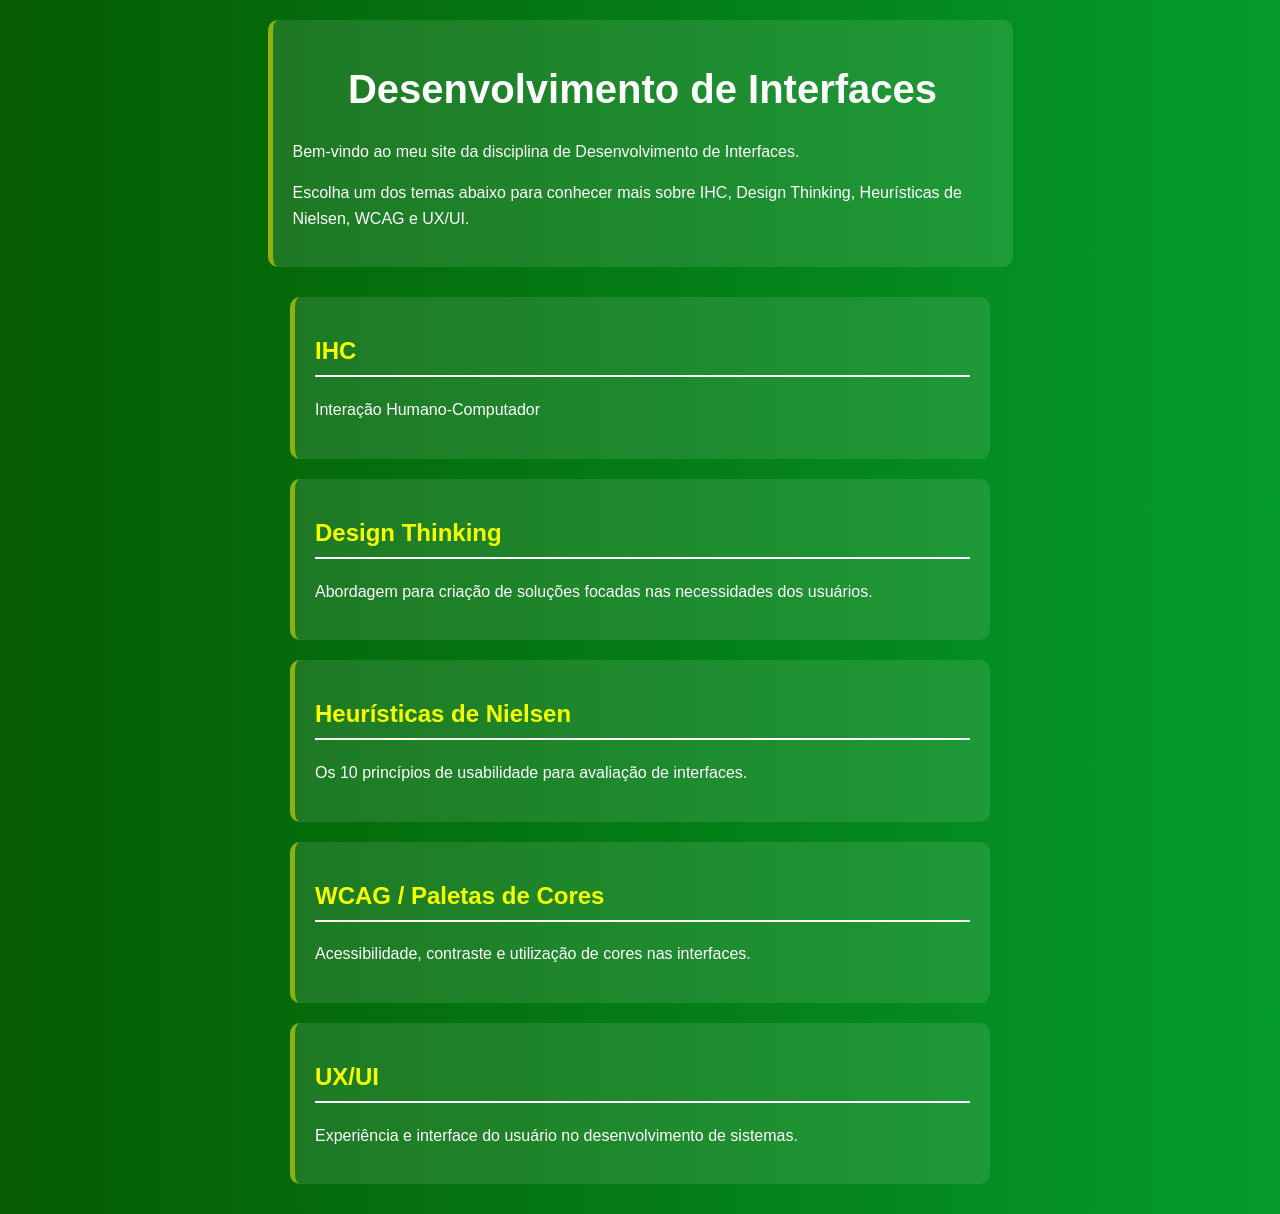
<file: index.html>
<!DOCTYPE html>

<html lang="pt-br">

<head>

    <meta charset="UTF-8">

    <meta name="viewport" content="width=device-width, initial-scale=1.0">

    <title>Desenvolvimento de Interfaces</title>

    <link rel="stylesheet" href="style.css">

</head>

<body>


    <div class="card_inicio">

        <h1>Desenvolvimento de Interfaces</h1>

        <p>
            Bem-vindo ao meu site da disciplina de Desenvolvimento de Interfaces.
        </p>

        <p>
            Escolha um dos temas abaixo para conhecer mais sobre
            IHC, Design Thinking, Heurísticas de Nielsen,
            WCAG e UX/UI.
        </p>

    </div>

    <div class="menu_opcoes">

        <a href="ihc.html" target="_blank" class="opcao">

            <h2>IHC</h2>

            <p>
                Interação Humano-Computador
            </p>

        </a>

        <a href="design-thinking.html" target="_blank" class="opcao">

            <h2>Design Thinking</h2>

            <p>
                Abordagem para criação de soluções
                focadas nas necessidades dos usuários.
            </p>

        </a>

        <a href="heuristicas.html" target="_blank" class="opcao">

            <h2>Heurísticas de Nielsen</h2>

            <p>
                Os 10 princípios de usabilidade
                para avaliação de interfaces.
            </p>

        </a>

        <a href="wcag.html" target="_blank" class="opcao">

            <h2>WCAG / Paletas de Cores</h2>

            <p>
                Acessibilidade, contraste e utilização
                de cores nas interfaces.
            </p>

        </a>

        <a href="ux-ui.html" target="_blank" class="opcao">

            <h2>UX/UI</h2>

            <p>
                Experiência e interface do usuário
                no desenvolvimento de sistemas.
            </p>

        </a>

    </div>

</body>

</html>
</file>
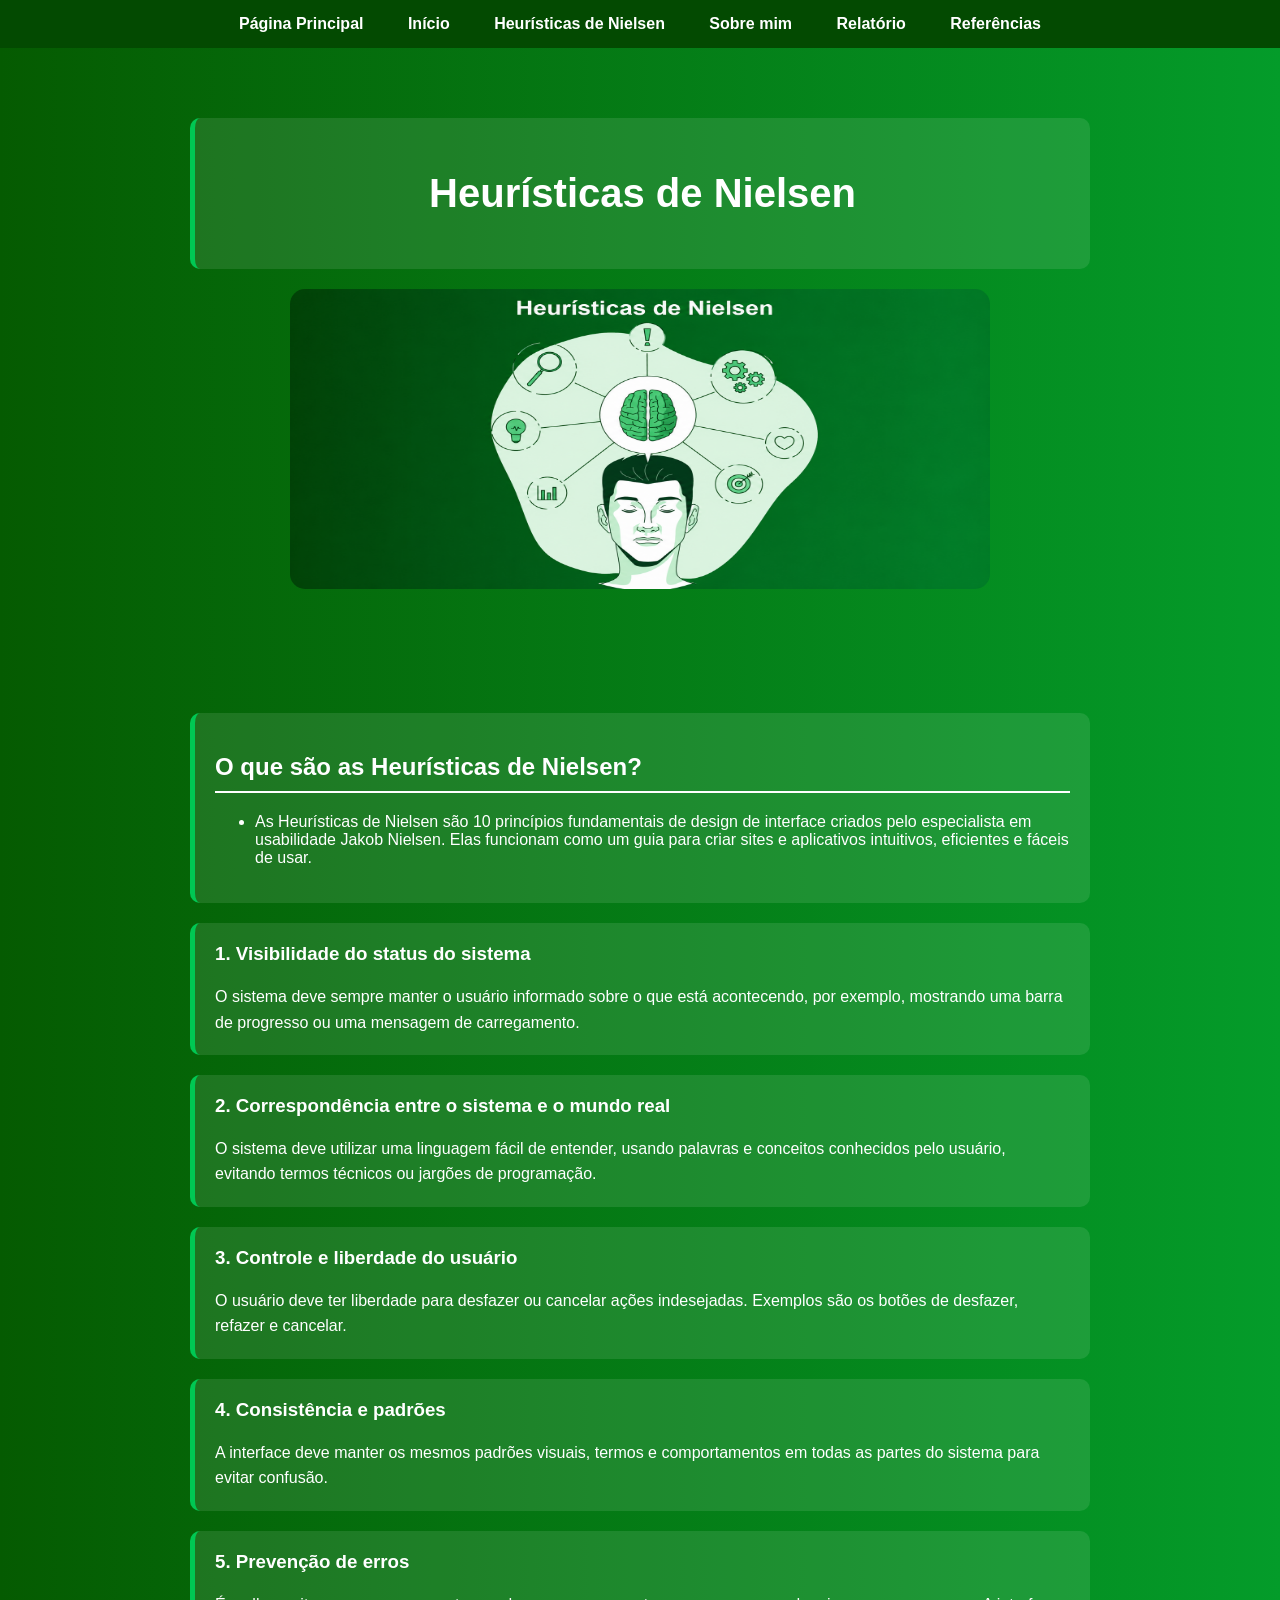
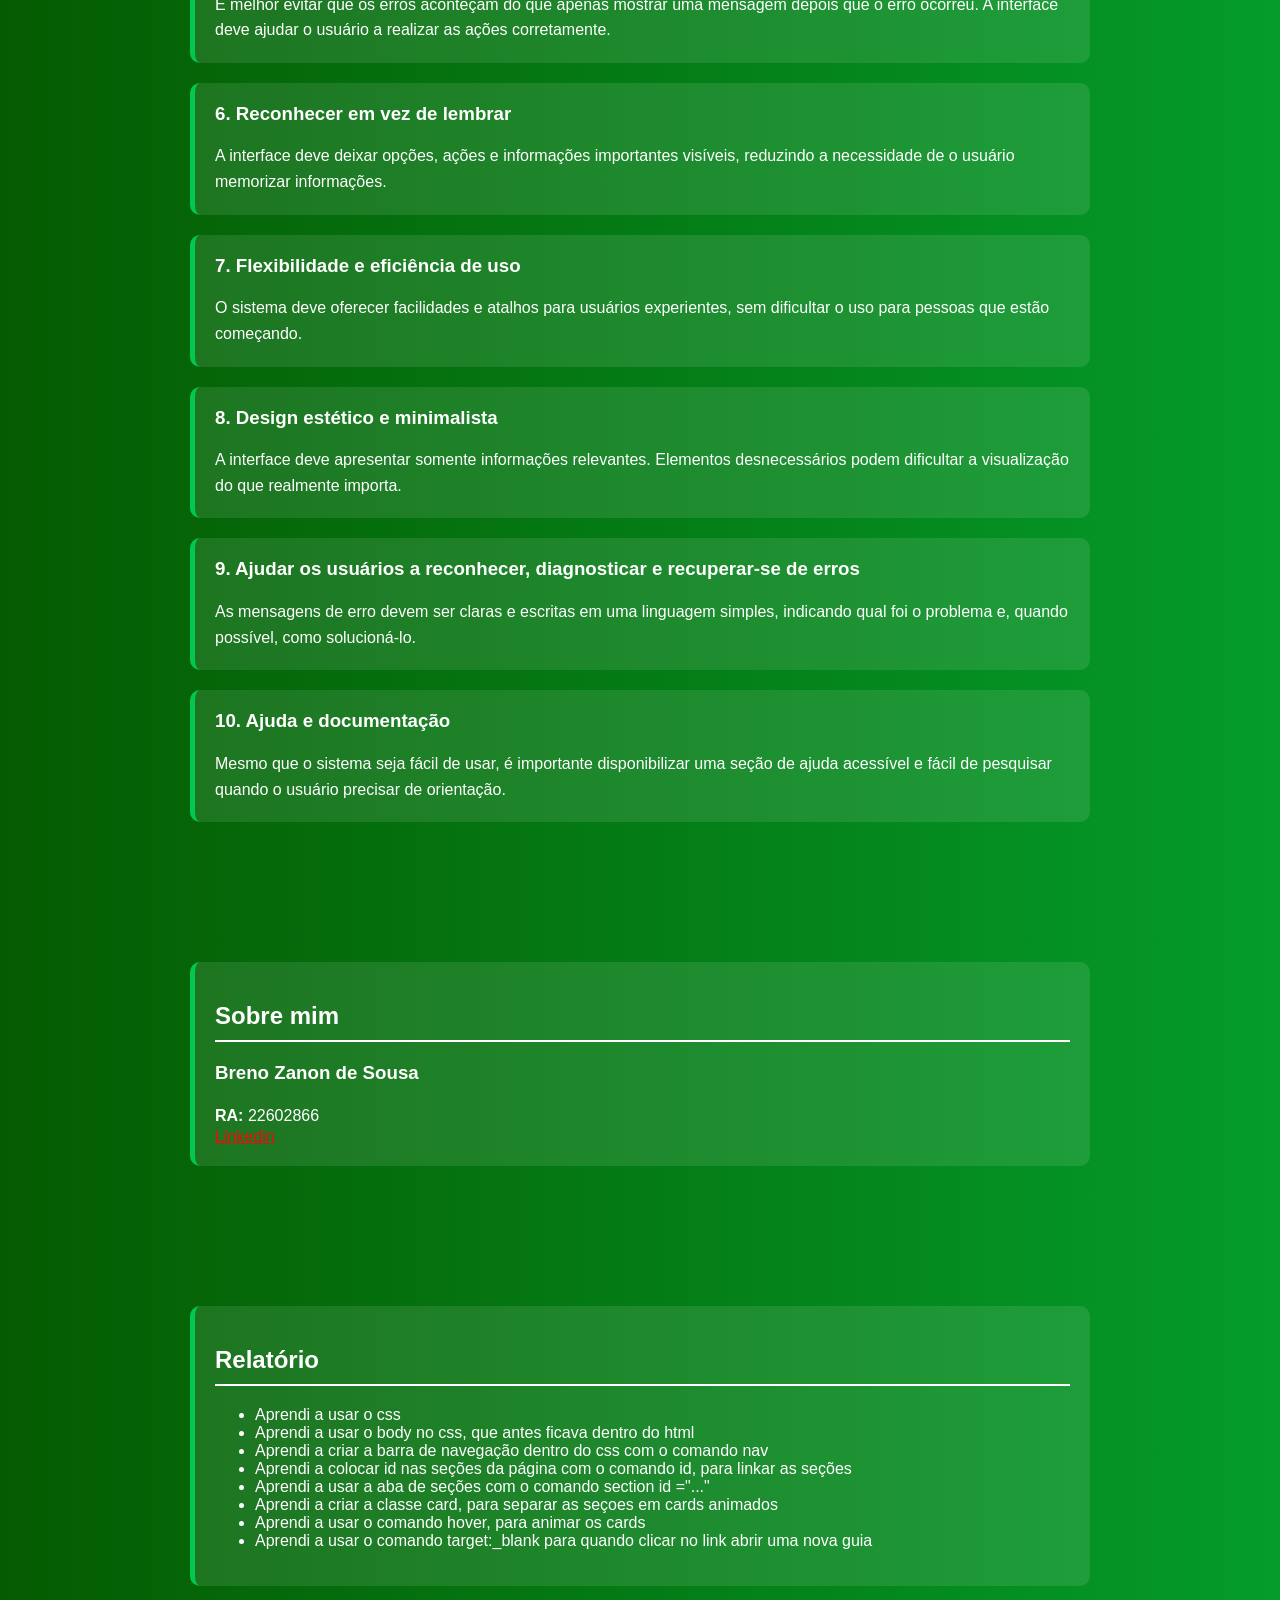
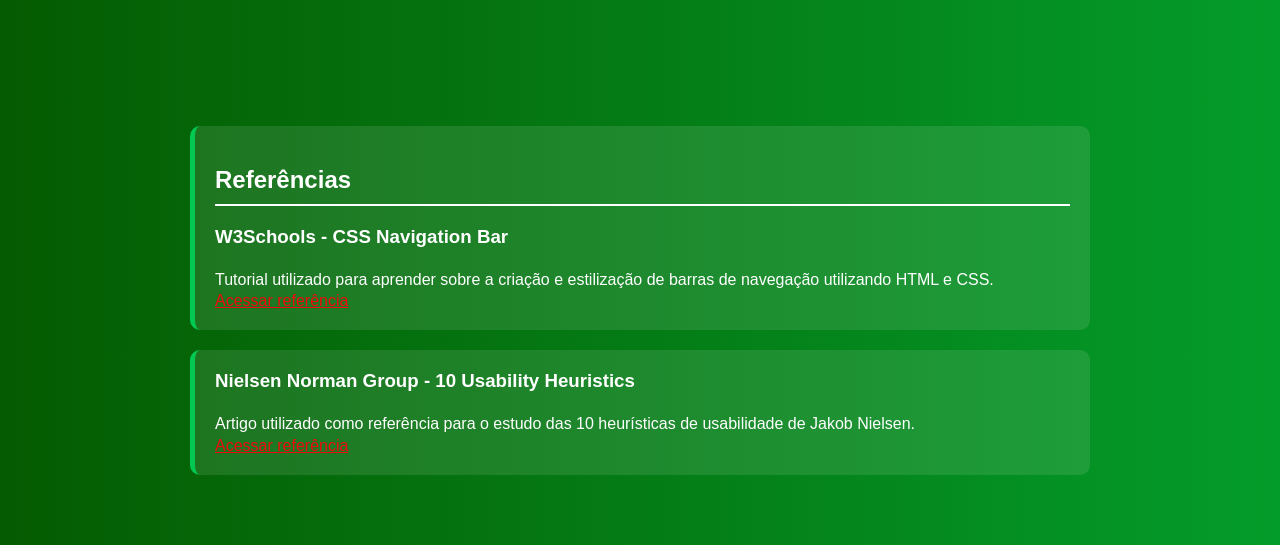
<file: heuristicas.html>
<!DOCTYPE html>
<html lang="en">
<head>
    <meta charset="UTF-8">
    <meta name="viewport" content="width=device-width, initial-scale=1.0">
    <title>Document</title>
    <link rel="stylesheet" href="style.css"> <!-- linkar o css ao html-->
</head>

    <body> <!-- começa o desenvolvimento, a partir da linha 9, tirei o style e joguei pro css-->
        <nav> <!-- barra de navegaçao-->
            <a href ="index.html">Página Principal</a>
            <a href="#inicio">Início</a>
            <a href="#heuristicas">Heurísticas de Nielsen</a>
            <a href="#sobre">Sobre mim</a>
            <a href="#relatorio">Relatório</a>
            <a href="#referencia">Referências</a>
         </nav>
          <section id="inicio">
            <div class="card"> 
                <h1> Heurísticas de Nielsen </h1>
                </div>

    <div class="imagem"> 
  <img src = "heuristicas.png" width = 500 height = 300 style="border-radius:15px;">   <!-- deixar a imagem com borda arredondada-->
    </div> 
 </section>

  <section id="heuristicas"> 
    <div class="card"> 
<h2> O que são as Heurísticas de Nielsen?  </h2>
  <ul>
    <li> As Heurísticas de Nielsen são 10 princípios fundamentais de design de interface criados pelo especialista em usabilidade Jakob Nielsen.
     Elas funcionam como um guia para criar sites e aplicativos intuitivos, eficientes e fáceis de usar.
    </li>
</ul>
</div>
<div class="card"> 
<h3>1. Visibilidade do status do sistema</h3>
    <p>
        O sistema deve sempre manter o usuário informado sobre o que está
        acontecendo, por exemplo, mostrando uma barra de progresso ou uma
        mensagem de carregamento.
    </p>
</div>

<div class="card">
    <h3>2. Correspondência entre o sistema e o mundo real</h3>
    <p>
        O sistema deve utilizar uma linguagem fácil de entender, usando
        palavras e conceitos conhecidos pelo usuário, evitando termos
        técnicos ou jargões de programação.
    </p>
</div>

<div class="card">
    <h3>3. Controle e liberdade do usuário</h3>
    <p>
        O usuário deve ter liberdade para desfazer ou cancelar ações
        indesejadas. Exemplos são os botões de desfazer, refazer e cancelar.
    </p>
</div>

<div class="card">
    <h3>4. Consistência e padrões</h3>
    <p>
        A interface deve manter os mesmos padrões visuais, termos e
        comportamentos em todas as partes do sistema para evitar confusão.
    </p>
</div>

<div class="card">
    <h3>5. Prevenção de erros</h3>
    <p>
        É melhor evitar que os erros aconteçam do que apenas mostrar uma
        mensagem depois que o erro ocorreu. A interface deve ajudar o usuário
        a realizar as ações corretamente.
    </p>
</div>

<div class="card">
    <h3>6. Reconhecer em vez de lembrar</h3>
    <p>
        A interface deve deixar opções, ações e informações importantes
        visíveis, reduzindo a necessidade de o usuário memorizar informações.
    </p>
</div>

<div class="card">
    <h3>7. Flexibilidade e eficiência de uso</h3>
    <p>
        O sistema deve oferecer facilidades e atalhos para usuários
        experientes, sem dificultar o uso para pessoas que estão começando.
    </p>
</div>

<div class="card">
    <h3>8. Design estético e minimalista</h3>
    <p>
        A interface deve apresentar somente informações relevantes. Elementos
        desnecessários podem dificultar a visualização do que realmente importa.
    </p>
</div>

<div class="card">
    <h3>9. Ajudar os usuários a reconhecer, diagnosticar e recuperar-se de erros</h3>
    <p>
        As mensagens de erro devem ser claras e escritas em uma linguagem
        simples, indicando qual foi o problema e, quando possível, como
        solucioná-lo.
    </p>
</div>

<div class="card">
     <h3>10. Ajuda e documentação</h3>
    <p>
        Mesmo que o sistema seja fácil de usar, é importante disponibilizar
        uma seção de ajuda acessível e fácil de pesquisar quando o usuário
        precisar de orientação.
    </p>
</div>

    </li>
  
 </section>
</ol>


<section id="sobre"> 

<div class="card">
    <h2>Sobre mim</h2>
    <h3>Breno Zanon de Sousa</h3>
    <p><strong>RA:</strong> 22602866</p>
    <a href = "https://br.linkedin.com/in/breno-zanon?original_referer=https%3A%2F%2Fwww.google.com%2F" style = "color: rgb(238, 10, 10)" target="_blank">Linkedin </a>
</div>
</section>

<section id="relatorio"> 
    <div class="card"> 

<h2>Relatório</h2>

<ul>
    <li>Aprendi a usar o css</li>
    <li>Aprendi a usar o body no css, que antes ficava dentro do html</li>
    <li>Aprendi a criar a barra de navegação dentro do css com o comando nav </li>
    <li>Aprendi a colocar id nas seções da página com o comando id, para linkar as seções</li>
    <li>Aprendi a usar a aba de seções com o comando section id ="..." </li>
    <li>Aprendi a criar a classe card, para separar as seçoes em cards animados</li>
    <li>Aprendi a usar o comando hover, para animar os cards</li>
    <li>Aprendi a usar o comando target:_blank para quando clicar no link abrir uma nova guia</li>
</ul>
</div>
</section>

<section id="referencia">
    <div class="card">

        <h2>Referências</h2>

        <h3>W3Schools - CSS Navigation Bar</h3>

        <p>
            Tutorial utilizado para aprender sobre a criação e estilização
            de barras de navegação utilizando HTML e CSS.
        </p>

        <a href="https://www.w3schools.com/css/css_navbar.asp"  style = "color: rgb(238, 10, 10) "target="_blank">
            Acessar referência
        </a>
    </div>

    <div class="card">
        <h3>Nielsen Norman Group - 10 Usability Heuristics</h3>

        <p>
            Artigo utilizado como referência para o estudo das 10 heurísticas
            de usabilidade de Jakob Nielsen.
        </p>

        <a href="https://www.nngroup.com/articles/ten-usability-heuristics/"  style = "color: rgb(238, 10, 10) "target="_blank">
            Acessar referência
        </a>
    </div>
    </div>

</section>



















        </div> 
</body>
</html>
</file>
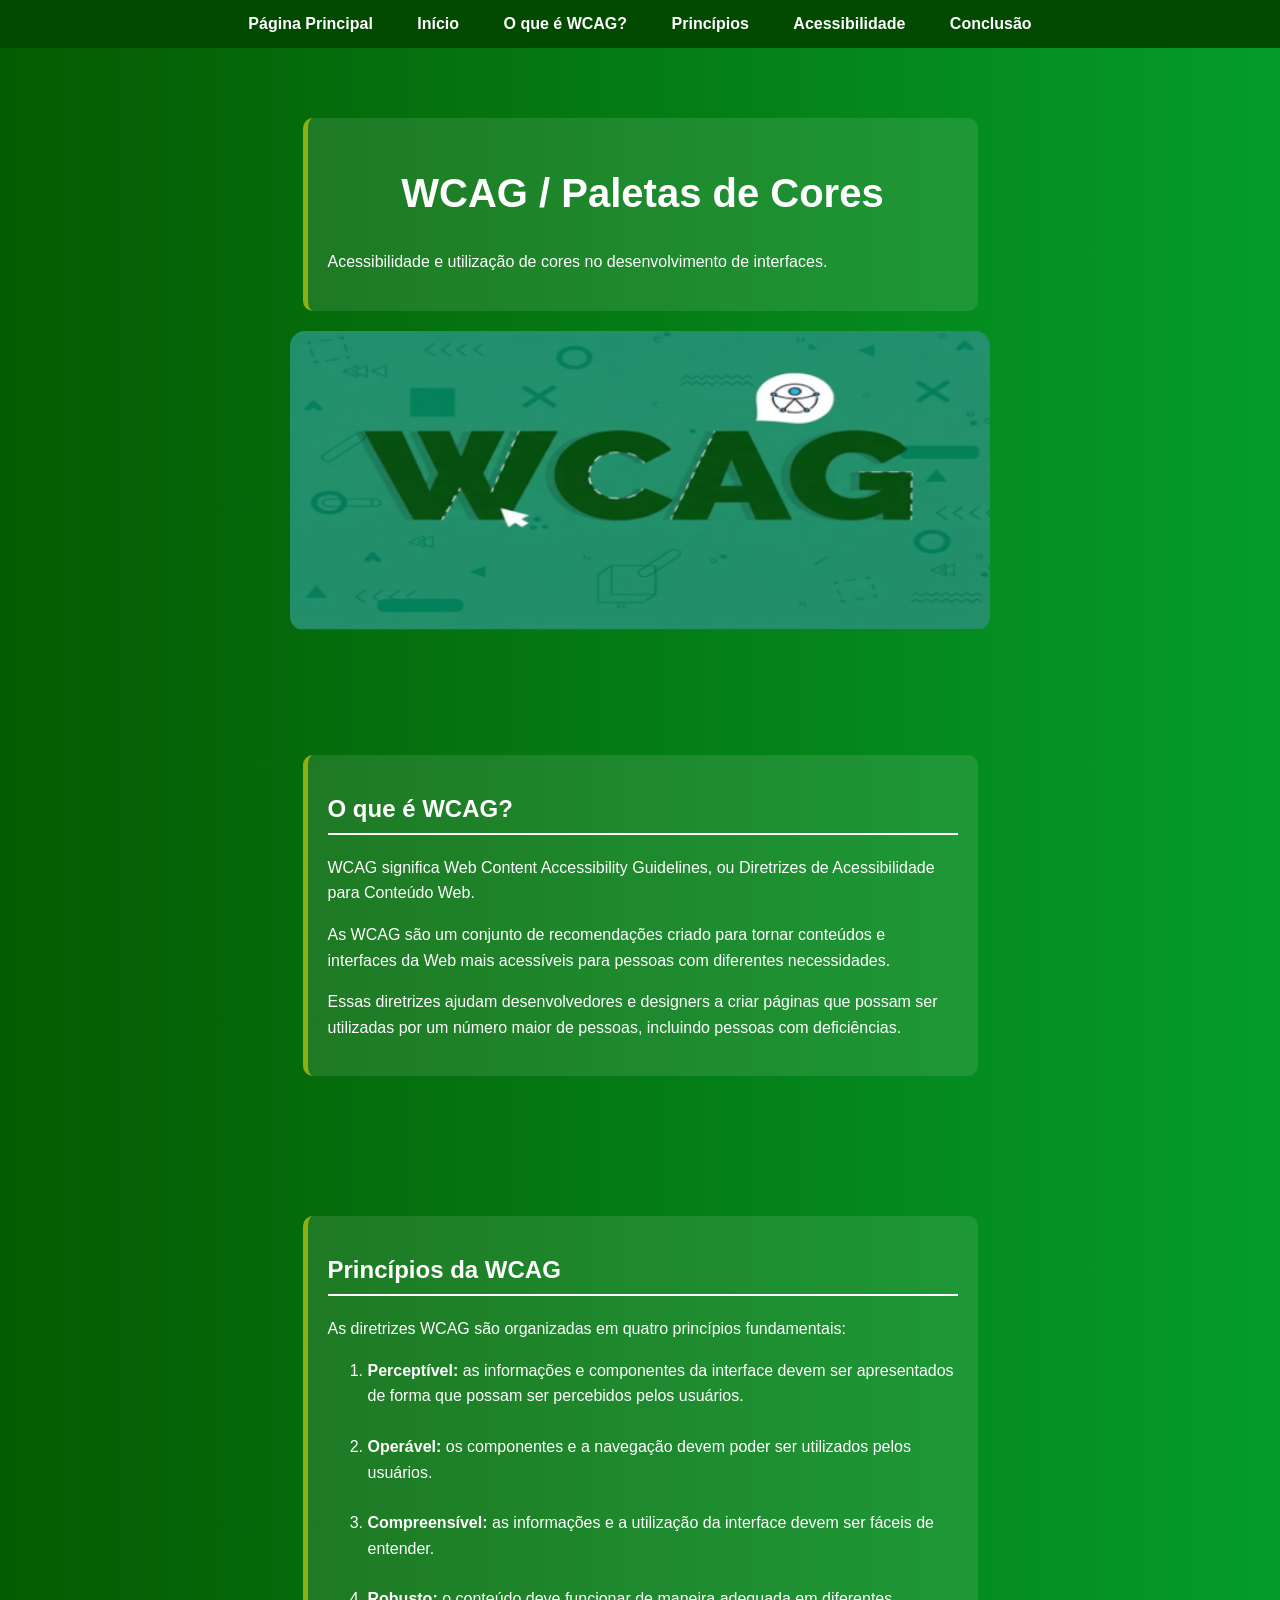
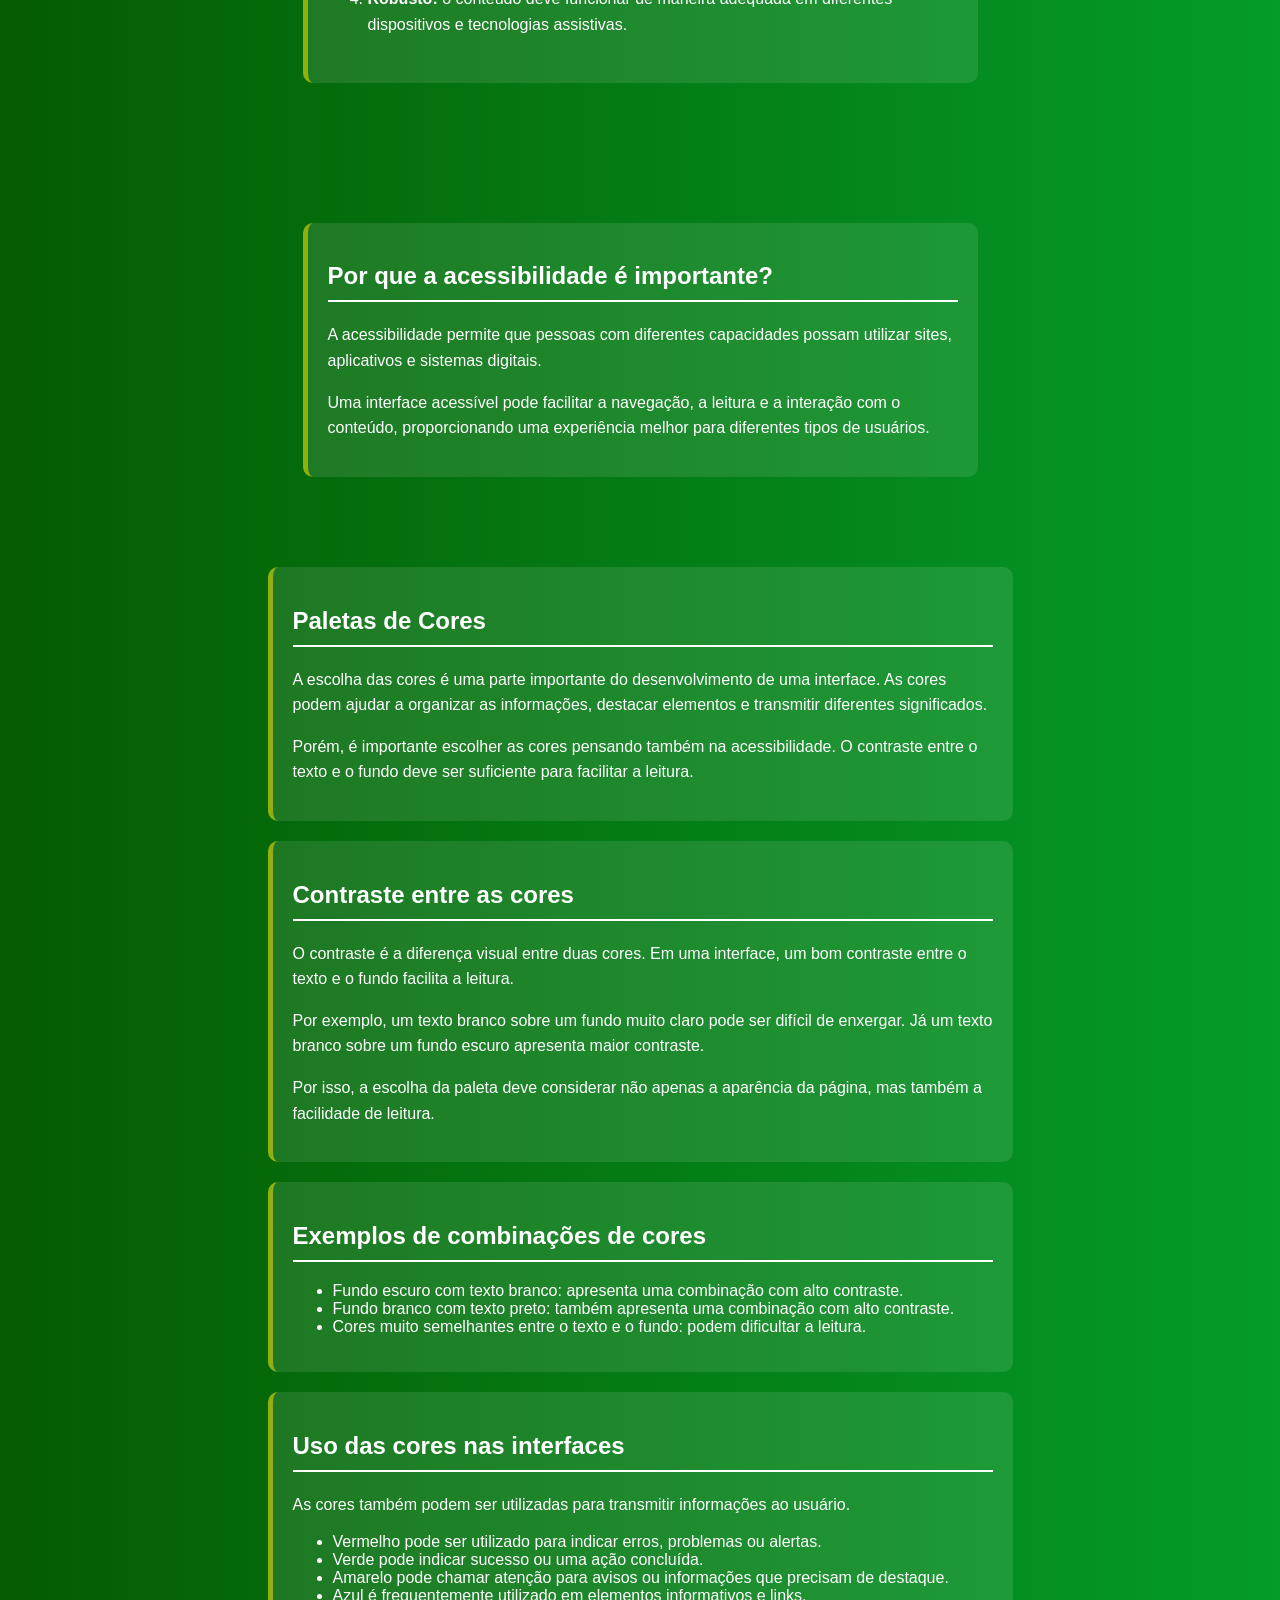
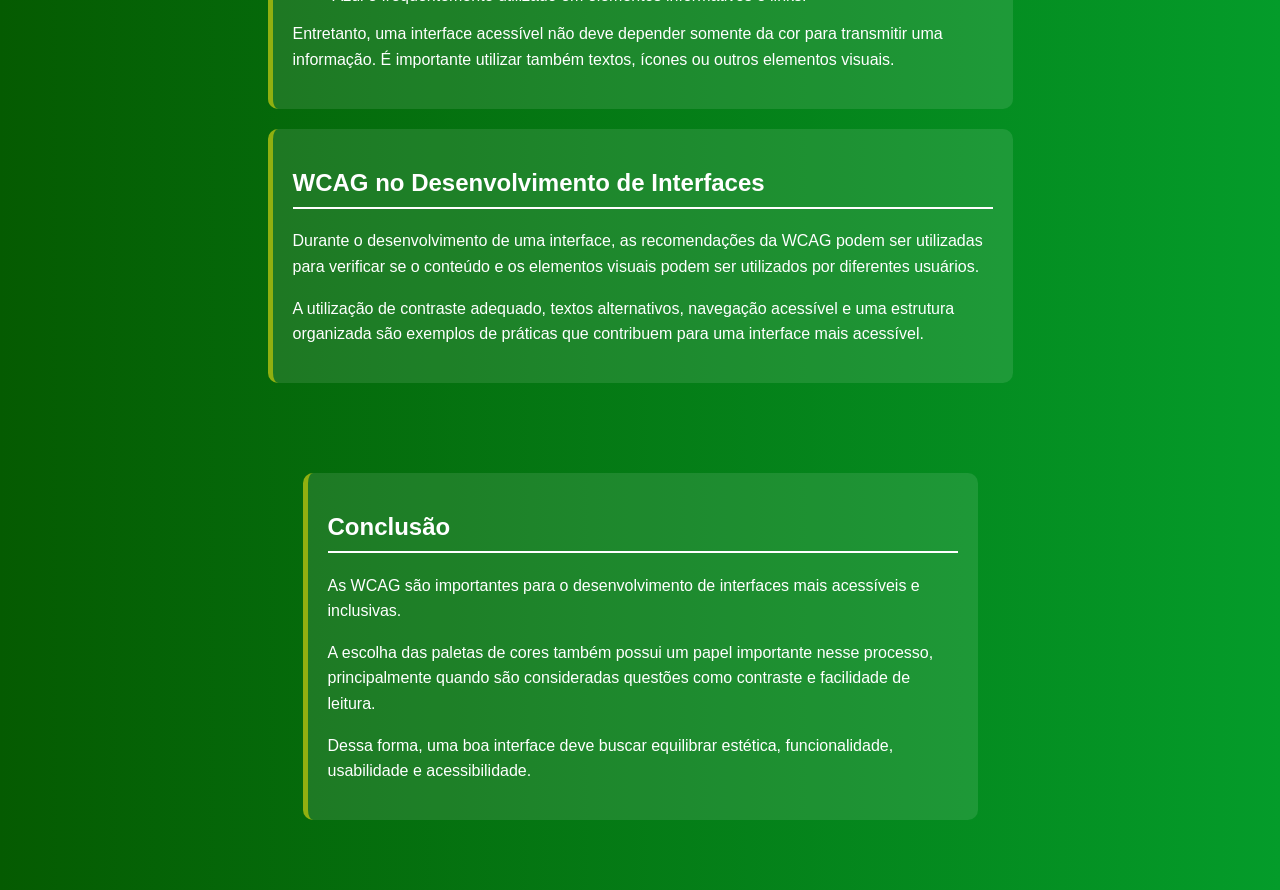
<file: wcag.html>
<!DOCTYPE html>

<html lang="pt-br">

<head>

    <meta charset="UTF-8">

    <meta name="viewport" content="width=device-width, initial-scale=1.0">

    <title>WCAG / Paletas de Cores</title>

    <link rel="stylesheet" href="style.css">

</head>

<body>

    <!-- BARRA DE NAVEGAÇÃO -->

    <nav>

        <a href="index.html">Página Principal </a>

        <a href="#inicio">Início</a>

        <a href="#Oque">O que é WCAG?</a>

        <a href ="#principios">Princípios</a>

        <a href="#acessibilidade">Acessibilidade</a>

        <a href="#conclusao">Conclusão</a>

       

    </nav>

    <!-- TÍTULO -->
<section id="inicio">
    <div class="card_inicio">

        <h1>WCAG / Paletas de Cores</h1>
        

        <p>
            Acessibilidade e utilização de cores no desenvolvimento
            de interfaces.
        </p>

    </div>
        <div class="imagem">
            <img src = "wcag.png" width="400" height="300">
        </div>
 </section>

    <!-- O QUE É WCAG -->
<section id="Oque"> 
    <div class="card_inicio">

        <h2>O que é WCAG?</h2>

        <p>
            WCAG significa Web Content Accessibility Guidelines,
            ou Diretrizes de Acessibilidade para Conteúdo Web.
        </p>

        <p>
            As WCAG são um conjunto de recomendações criado para
            tornar conteúdos e interfaces da Web mais acessíveis
            para pessoas com diferentes necessidades.
        </p>

        <p>
            Essas diretrizes ajudam desenvolvedores e designers a
            criar páginas que possam ser utilizadas por um número
            maior de pessoas, incluindo pessoas com deficiências.
        </p>

    </div>
</section>

    <!-- PRINCÍPIOS -->
<section id="principios">
    <div class="card_inicio">

        <h2>Princípios da WCAG</h2>

        <p>
            As diretrizes WCAG são organizadas em quatro princípios
            fundamentais:
        </p>

        <ol>

            <li>
                <strong>Perceptível:</strong>
                as informações e componentes da interface devem
                ser apresentados de forma que possam ser percebidos
                pelos usuários.
            </li>

            <li>
                <strong>Operável:</strong>
                os componentes e a navegação devem poder ser utilizados
                pelos usuários.
            </li>

            <li>
                <strong>Compreensível:</strong>
                as informações e a utilização da interface devem
                ser fáceis de entender.
            </li>

            <li>
                <strong>Robusto:</strong>
                o conteúdo deve funcionar de maneira adequada em
                diferentes dispositivos e tecnologias assistivas.
            </li>

        </ol>

    </div>
 </section>

    <!-- ACESSIBILIDADE -->
<section id="acessibilidade">
    <div class="card_inicio">

        <h2>Por que a acessibilidade é importante?</h2>

        <p>
            A acessibilidade permite que pessoas com diferentes
            capacidades possam utilizar sites, aplicativos e
            sistemas digitais.
        </p>

        <p>
            Uma interface acessível pode facilitar a navegação,
            a leitura e a interação com o conteúdo, proporcionando
            uma experiência melhor para diferentes tipos de usuários.
        </p>

    </div>
 </section>

    <!-- PALETAS DE CORES -->

    <div class="card_inicio">

        <h2>Paletas de Cores</h2>

        <p>
            A escolha das cores é uma parte importante do desenvolvimento
            de uma interface. As cores podem ajudar a organizar as
            informações, destacar elementos e transmitir diferentes
            significados.
        </p>

        <p>
            Porém, é importante escolher as cores pensando também
            na acessibilidade. O contraste entre o texto e o fundo
            deve ser suficiente para facilitar a leitura.
        </p>

    </div>

    <!-- CONTRASTE -->

    <div class="card_inicio">

        <h2>Contraste entre as cores</h2>

        <p>
            O contraste é a diferença visual entre duas cores.
            Em uma interface, um bom contraste entre o texto e
            o fundo facilita a leitura.
        </p>

        <p>
            Por exemplo, um texto branco sobre um fundo muito claro
            pode ser difícil de enxergar. Já um texto branco sobre
            um fundo escuro apresenta maior contraste.
        </p>

        <p>
            Por isso, a escolha da paleta deve considerar não apenas
            a aparência da página, mas também a facilidade de leitura.
        </p>

    </div>

    <!-- EXEMPLOS DE PALETAS -->

    <div class="card_inicio">

        <h2>Exemplos de combinações de cores</h2>

        <ul>

            <li>
                Fundo escuro com texto branco:
                apresenta uma combinação com alto contraste.
            </li>

            <li>
                Fundo branco com texto preto:
                também apresenta uma combinação com alto contraste.
            </li>

            <li>
                Cores muito semelhantes entre o texto e o fundo:
                podem dificultar a leitura.
            </li>

        </ul>

    </div>

    <!-- CORES E SIGNIFICADOS -->

    <div class="card_inicio">

        <h2>Uso das cores nas interfaces</h2>

        <p>
            As cores também podem ser utilizadas para transmitir
            informações ao usuário.
        </p>

        <ul>

            <li>
                Vermelho pode ser utilizado para indicar erros,
                problemas ou alertas.
            </li>

            <li>
                Verde pode indicar sucesso ou uma ação concluída.
            </li>

            <li>
                Amarelo pode chamar atenção para avisos ou informações
                que precisam de destaque.
            </li>

            <li>
                Azul é frequentemente utilizado em elementos
                informativos e links.
            </li>

        </ul>

        <p>
            Entretanto, uma interface acessível não deve depender
            somente da cor para transmitir uma informação. É
            importante utilizar também textos, ícones ou outros
            elementos visuais.
        </p>

    </div>

    <!-- WCAG NO DESENVOLVIMENTO -->

    <div class="card_inicio">

        <h2>WCAG no Desenvolvimento de Interfaces</h2>

        <p>
            Durante o desenvolvimento de uma interface, as recomendações
            da WCAG podem ser utilizadas para verificar se o conteúdo
            e os elementos visuais podem ser utilizados por diferentes
            usuários.
        </p>

        <p>
            A utilização de contraste adequado, textos alternativos,
            navegação acessível e uma estrutura organizada são exemplos
            de práticas que contribuem para uma interface mais acessível.
        </p>

    </div>

<section id="conclusao"> 
    <!-- CONCLUSÃO -->

    <div class="card_inicio">

        <h2>Conclusão</h2>

        <p>
            As WCAG são importantes para o desenvolvimento de interfaces
            mais acessíveis e inclusivas.
        </p>

        <p>
            A escolha das paletas de cores também possui um papel
            importante nesse processo, principalmente quando são
            consideradas questões como contraste e facilidade de leitura.
        </p>

        <p>
            Dessa forma, uma boa interface deve buscar equilibrar
            estética, funcionalidade, usabilidade e acessibilidade.
        </p>

    </div>

</section>
</body>

</html>
</file>
<file: style.css>
body{
    margin: 0;
    background: linear-gradient(to right, #055b01, #049c2a);
    color: white;
    font-family: Arial, sans-serif;
    }

    nav {   /* barra de navegaçao */
      background-color: #034a01;
      text-align: center;
      padding: 15px;
      position: sticky;
      top: 0;
      z-index: 1000;
    
    }
    
    nav a {
        color: white;
        text-decoration: none;
        padding: 15px 20px;
        font-weight: bold;
    }

    nav a:hover {  /* mudar a cor da barra quando passa o mouse */
        background-color:  #049c2a;
        border-radius: 5px;
    }

    
       

    /* seçoes */
    section {
        width: 900px;
        max-width: 90%;
        margin: auto;
        padding: 50px 0;
    }
    
    
    /* alinhar titulo */
    
    h1 {
        text-align: center;
        font-size: 40px;
    }
    
    h2 {
        border-bottom: 2px solid white;
        padding-bottom: 10px;
    }
    
    
    /* alinhar imagem, colocar dentro do card animado */
    
    .imagem {
        text-align: center;
    }
    
    .imagem img {
    width: 700px;
    max-width: 90%;
    border-radius: 15px;
    transition: 0.3s;
    }

    .imagem img:hover {
        transform: translate(-3px);
        filter: brightness(1.1);
         box-shadow: 0 8px 20px rgba(0, 0, 0, 0.4);
    }
    
    
    /* para evitar usar br */
    
    ol li {
        margin-bottom: 25px;
        line-height: 1.6;
    }
    
    
    /* paragrafo */
    
    p {
        line-height: 1.6;
    }
    
    
    /* RODAPÉ */
    
    footer {
        text-align: center;
        background-color: #034a01;
        padding: 20px;
    }

     

/* colocar card nas heuristicas */

.card {
    background-color: rgba(255, 255, 255, 0.10);
    padding: 20px;
    margin: 20px 0;
    border-radius: 10px;
    border-left: 5px solid #00c853;
    transition: 0.3s;
}

.card h3 {       /*Significa "Encontre os títulos <h3> que estão dentro de uma tag com a classe card, e aplique esse estilo." */
    margin-top: 0;
    color: white;
}

.card p {              /*significa encontre os titulos com p dentro da classe card e coloque o seguinte efeito" */
    line-height: 1.6;
    margin-bottom: 0;
}

/* efeito ao passar o mouse */

.card:hover {
    background-color: rgba(255, 255, 255, 0.18);
    transform: translateY(-3px);
}

.menu_opcoes {

    width: 70%;

    max-width: 700px;

    margin: 30px auto;

}

.opcao {

    display: block;

    background-color: rgba(255, 255, 255, 0.10);

    padding: 20px;

    margin: 20px 0;

    border-radius: 10px;

    border-left: 5px solid #90b010;

    text-decoration: none;

    transition: 0.3s;

}

.opcao:hover {

    background-color: rgba(255, 255, 255, 0.18);

    transform: translateY(-3px);

}

.opcao h2 {

    color: #f6ff00;

}

.opcao p {

    color: white;

}

.card_inicio {
    background-color: rgba(255, 255, 255, 0.10);
    padding: 20px;
    margin: 20px auto;
    border-radius: 10px;
    border-left: 5px solid #90b010;
    transition: 0.3s;
    width: 70%;
    max-width: 700px;
}

.card_inicio:hover {
    background-color: rgba(255, 255, 255, 0.18);
    transform: translateY(-3px);
}
</file>
